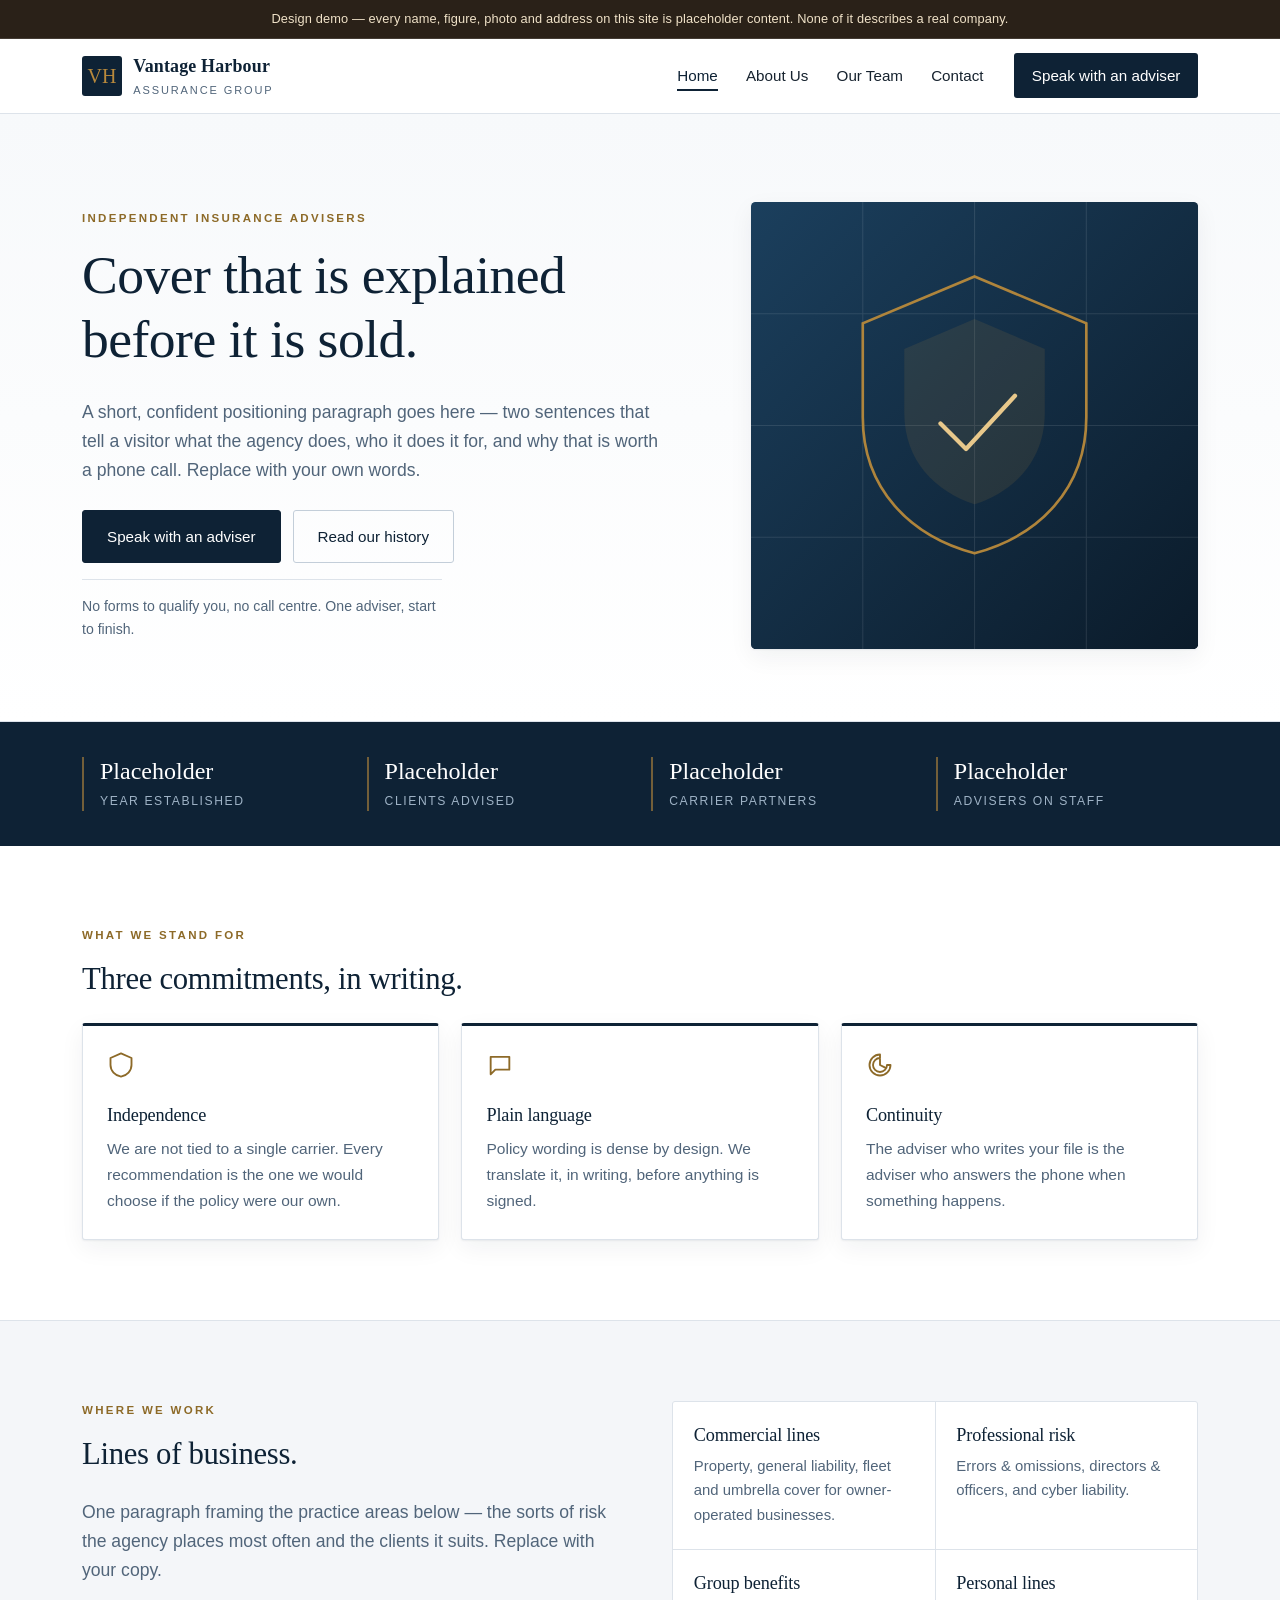
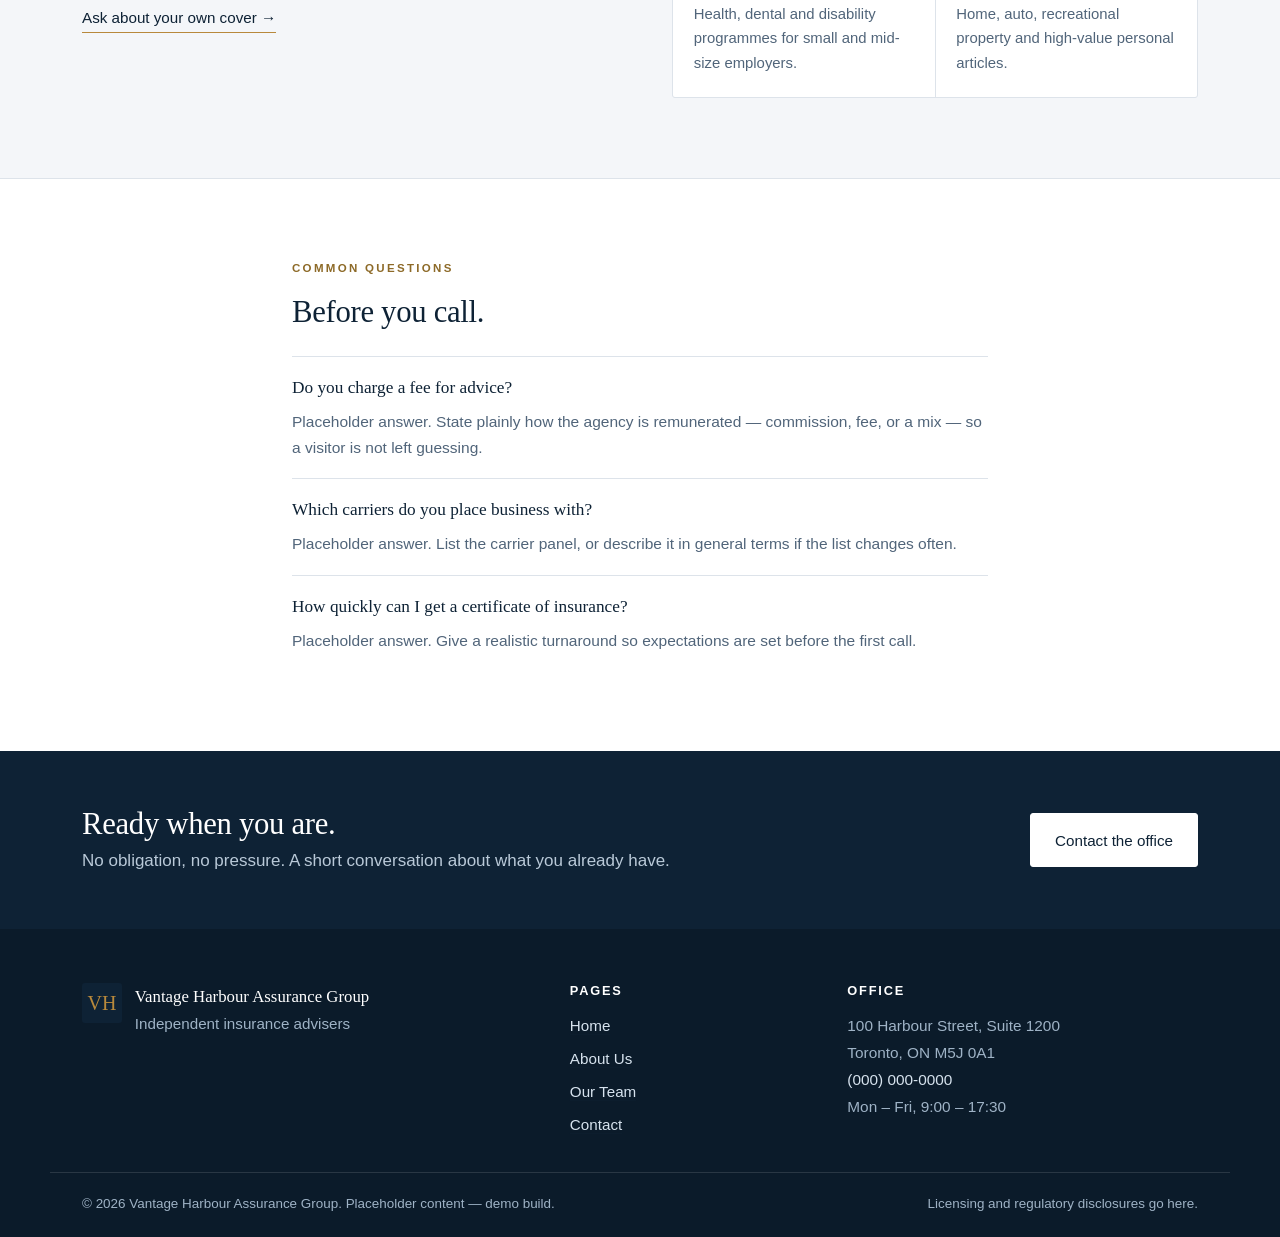
<file: index.html>
<!doctype html>
<html lang="en">
<head>
<meta charset="utf-8">
<meta name="viewport" content="width=device-width, initial-scale=1">
<title>Independent Insurance Advisers | Vantage Harbour Assurance Group</title>
<meta name="description" content="Placeholder meta description for the home page — one sentence naming the agency, its location and the cover it places.">
<link rel="canonical" href="https://anirudhatalmale6-alt.github.io/corporate-insurance-demo/">
<meta name="robots" content="noindex, nofollow">
<meta property="og:type" content="website">
<meta property="og:site_name" content="Vantage Harbour Assurance Group">
<meta property="og:title" content="Independent Insurance Advisers | Vantage Harbour Assurance Group">
<meta property="og:description" content="Placeholder meta description for the home page — one sentence naming the agency, its location and the cover it places.">
<meta property="og:url" content="https://anirudhatalmale6-alt.github.io/corporate-insurance-demo/">
<meta name="twitter:card" content="summary_large_image">
<meta name="theme-color" content="#0e2235">
<link rel="icon" href="assets/img/favicon.svg" type="image/svg+xml">
<link rel="stylesheet" href="assets/css/site.css">
</head>
<body>
<a class="skip" href="#main">Skip to main content</a>
<p class="demo-banner" role="note">Design demo — every name, figure, photo and address on this site is placeholder content. None of it describes a real company.</p>
<header class="site-head">
  <div class="wrap head-inner">
    <a class="brand" href="index.html">
      <span class="brand-mark" aria-hidden="true">VH</span>
      <span class="brand-text">
        <strong>Vantage Harbour</strong>
        <span>Assurance Group</span>
      </span>
    </a>
    <button class="nav-toggle" type="button" aria-expanded="false" aria-controls="primary-nav">
      <span class="nav-toggle-bars" aria-hidden="true"></span>
      <span class="sr-only">Menu</span>
    </button>
    <nav id="primary-nav" class="primary-nav" aria-label="Primary">
      <ul><li><a href="index.html" aria-current="page">Home</a></li><li><a href="about.html">About Us</a></li><li><a href="team.html">Our Team</a></li><li><a href="contact.html">Contact</a></li></ul>
      <a class="nav-cta" href="contact.html">Speak with an adviser</a>
    </nav>
  </div>
</header>
<main id="main">

<section class="hero">
  <div class="wrap hero-grid">
    <div class="hero-copy">
      <p class="eyebrow">Independent insurance advisers</p>
      <h1>Cover that is explained<br>before it is sold.</h1>
      <p class="lede">A short, confident positioning paragraph goes here — two sentences
      that tell a visitor what the agency does, who it does it for, and why that is
      worth a phone call. Replace with your own words.</p>
      <div class="hero-actions">
        <a class="btn" href="contact.html">Speak with an adviser</a>
        <a class="btn btn-ghost" href="about.html">Read our history</a>
      </div>
      <p class="hero-note">No forms to qualify you, no call centre. One adviser, start to finish.</p>
    </div>
    <div class="hero-art" aria-hidden="true">
      <svg viewBox="0 0 420 420" xmlns="http://www.w3.org/2000/svg">
        <defs>
          <linearGradient id="hg" x1="0" y1="0" x2="1" y2="1">
            <stop offset="0" stop-color="#1b3f5d"/><stop offset="1" stop-color="#0b1b2a"/>
          </linearGradient>
        </defs>
        <rect width="420" height="420" rx="4" fill="url(#hg)"/>
        <g stroke="rgba(255,255,255,.10)" stroke-width="1">
          <path d="M0 105h420M0 210h420M0 315h420M105 0v420M210 0v420M315 0v420"/>
        </g>
        <path d="M210 70l105 44v88c0 68-45 112-105 128-60-16-105-60-105-128v-88l105-44z"
              fill="none" stroke="#b8893c" stroke-width="2.5" stroke-opacity=".95"/>
        <path d="M210 110l66 28v60c0 45-29 74-66 86-37-12-66-41-66-86v-60l66-28z"
              fill="rgba(184,137,60,.12)"/>
        <path d="M178 208l24 24 46-50" fill="none" stroke="#e8c88b" stroke-width="4"
              stroke-linecap="round" stroke-linejoin="round"/>
      </svg>
    </div>
  </div>
</section>

<section class="band">
  <div class="wrap stat-row"><div class="stat"><span class="stat-num">Placeholder</span><span class="stat-lab">Year established</span></div><div class="stat"><span class="stat-num">Placeholder</span><span class="stat-lab">Clients advised</span></div><div class="stat"><span class="stat-num">Placeholder</span><span class="stat-lab">Carrier partners</span></div><div class="stat"><span class="stat-num">Placeholder</span><span class="stat-lab">Advisers on staff</span></div></div>
</section>

<section class="section">
  <div class="wrap">
    <p class="eyebrow">What we stand for</p>
    <h2 class="section-title">Three commitments, in writing.</h2>
    <div class="value-grid"><article class="value-card">
      <svg class="ico" viewBox="0 0 24 24" aria-hidden="true"><path d="M12 2 3 6v6c0 5 3.8 8.9 9 10 5.2-1.1 9-5 9-10V6l-9-4z"/></svg>
      <h3>Independence</h3><p>We are not tied to a single carrier. Every recommendation is the one we would choose if the policy were our own.</p>
    </article><article class="value-card">
      <svg class="ico" viewBox="0 0 24 24" aria-hidden="true"><path d="M4 5h16v11H8l-4 4V5z"/></svg>
      <h3>Plain language</h3><p>Policy wording is dense by design. We translate it, in writing, before anything is signed.</p>
    </article><article class="value-card">
      <svg class="ico" viewBox="0 0 24 24" aria-hidden="true"><path d="M12 3a9 9 0 1 0 9 9h-3a6 6 0 1 1-6-6V3z M12 7v5l4 2"/></svg>
      <h3>Continuity</h3><p>The adviser who writes your file is the adviser who answers the phone when something happens.</p>
    </article></div>
  </div>
</section>

<section class="section section-alt">
  <div class="wrap split">
    <div>
      <p class="eyebrow">Where we work</p>
      <h2 class="section-title">Lines of business.</h2>
      <p class="lede">One paragraph framing the practice areas below — the sorts of
      risk the agency places most often and the clients it suits. Replace with your copy.</p>
      <a class="link-arrow" href="contact.html">Ask about your own cover</a>
    </div>
    <div class="practice-grid"><article class="practice"><h3>Commercial lines</h3><p>Property, general liability, fleet and umbrella cover for owner-operated businesses.</p></article><article class="practice"><h3>Professional risk</h3><p>Errors &amp; omissions, directors &amp; officers, and cyber liability.</p></article><article class="practice"><h3>Group benefits</h3><p>Health, dental and disability programmes for small and mid-size employers.</p></article><article class="practice"><h3>Personal lines</h3><p>Home, auto, recreational property and high-value personal articles.</p></article></div>
  </div>
</section>

<section class="section">
  <div class="wrap narrow">
    <p class="eyebrow">Common questions</p>
    <h2 class="section-title">Before you call.</h2>
    <dl class="faq">
      <dt>Do you charge a fee for advice?</dt><dd>Placeholder answer. State plainly how the agency is remunerated — commission, fee, or a mix — so a visitor is not left guessing.</dd><dt>Which carriers do you place business with?</dt><dd>Placeholder answer. List the carrier panel, or describe it in general terms if the list changes often.</dd><dt>How quickly can I get a certificate of insurance?</dt><dd>Placeholder answer. Give a realistic turnaround so expectations are set before the first call.</dd>
    </dl>
  </div>
</section>

<section class="cta">
  <div class="wrap cta-inner">
    <div>
      <h2>Ready when you are.</h2>
      <p>No obligation, no pressure. A short conversation about what you already have.</p>
    </div>
    <a class="btn btn-light" href="contact.html">Contact the office</a>
  </div>
</section>
</main>
<footer class="site-foot">
  <div class="wrap foot-grid">
    <div class="foot-brand">
      <span class="brand-mark" aria-hidden="true">VH</span>
      <p><strong>Vantage Harbour Assurance Group</strong><br>Independent insurance advisers</p>
    </div>
    <div>
      <h2>Pages</h2>
      <ul class="plain"><li><a href="index.html">Home</a></li><li><a href="about.html">About Us</a></li><li><a href="team.html">Our Team</a></li><li><a href="contact.html">Contact</a></li></ul>
    </div>
    <div>
      <h2>Office</h2>
      <address>
        100 Harbour Street, Suite 1200<br>Toronto, ON M5J 0A1<br>
        <a href="tel:0000000000">(000) 000-0000</a><br>
        Mon – Fri, 9:00 – 17:30
      </address>
    </div>
  </div>
  <div class="wrap foot-base">
    <p>&copy; 2026 Vantage Harbour Assurance Group. Placeholder content — demo build.</p>
    <p>Licensing and regulatory disclosures go here.</p>
  </div>
</footer>
<script src="assets/js/site.js" defer></script>
</body>
</html>
</file>
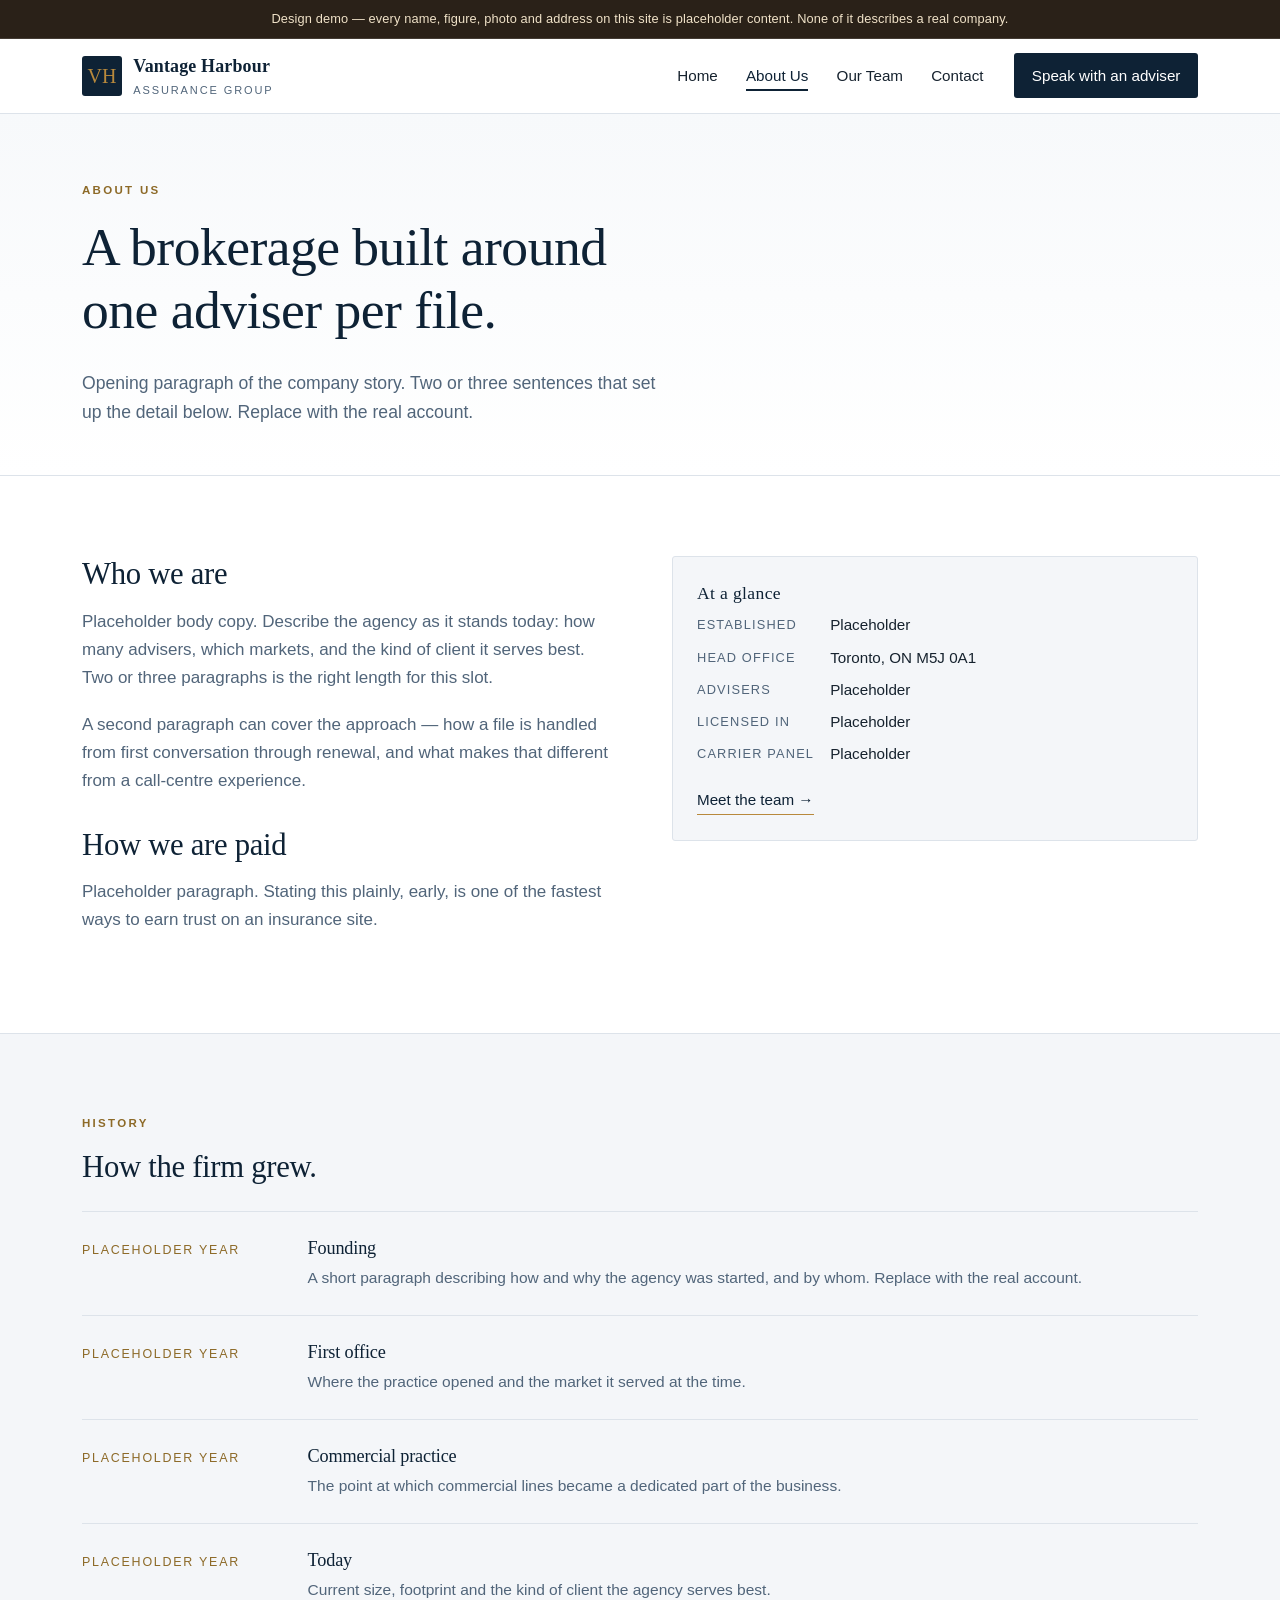
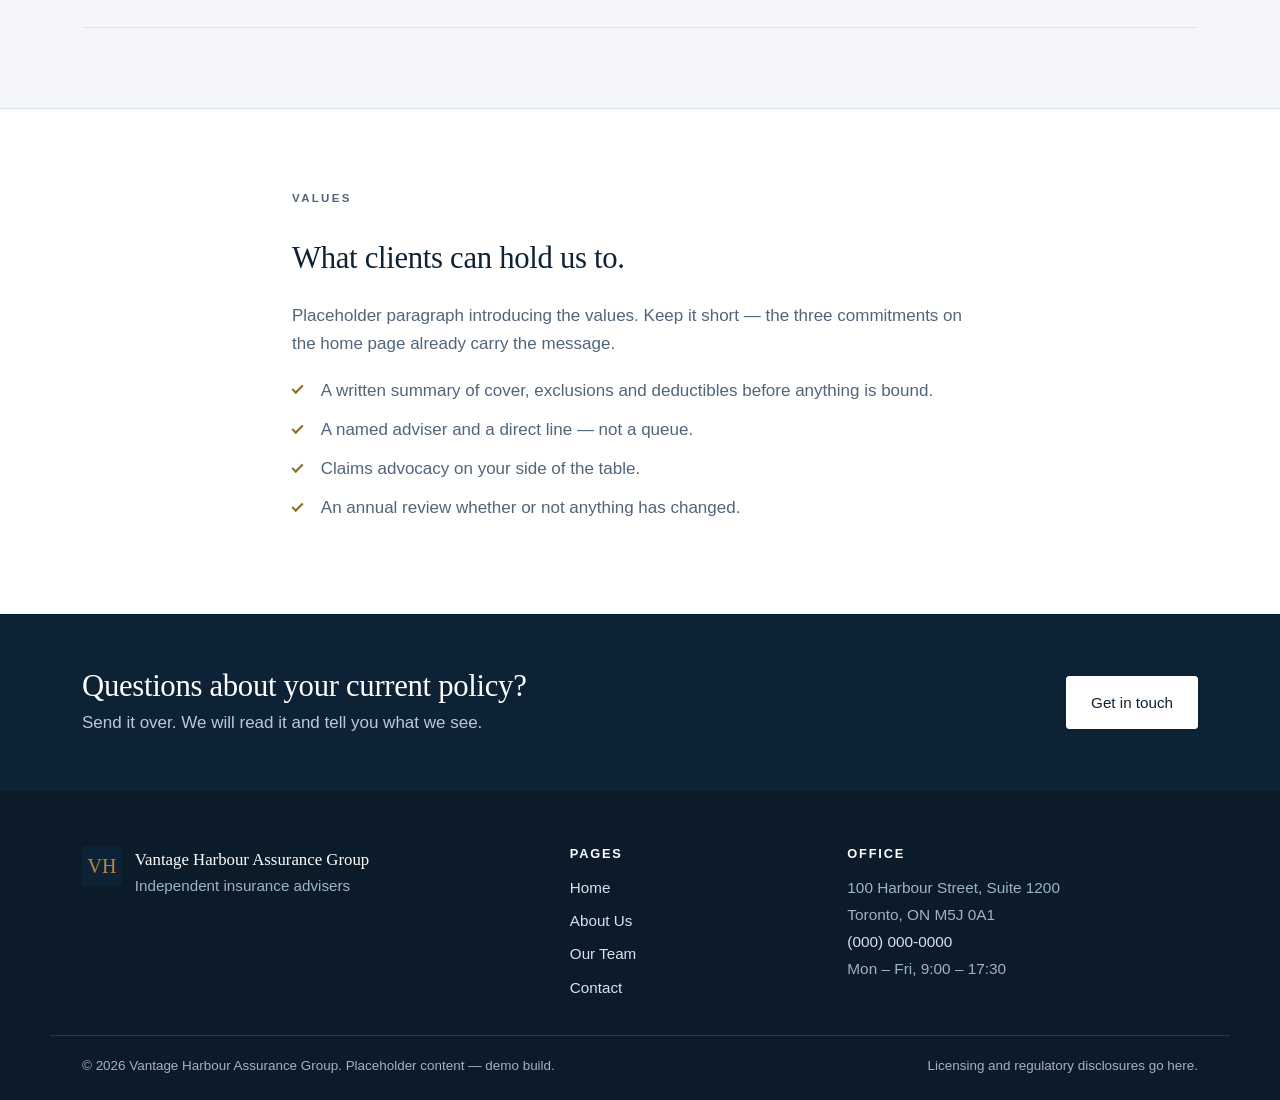
<file: about.html>
<!doctype html>
<html lang="en">
<head>
<meta charset="utf-8">
<meta name="viewport" content="width=device-width, initial-scale=1">
<title>About Us | Vantage Harbour Assurance Group</title>
<meta name="description" content="Placeholder meta description for the About page — the agency&#x27;s history, size and approach in one sentence.">
<link rel="canonical" href="https://anirudhatalmale6-alt.github.io/corporate-insurance-demo/about.html">
<meta name="robots" content="noindex, nofollow">
<meta property="og:type" content="website">
<meta property="og:site_name" content="Vantage Harbour Assurance Group">
<meta property="og:title" content="About Us | Vantage Harbour Assurance Group">
<meta property="og:description" content="Placeholder meta description for the About page — the agency&#x27;s history, size and approach in one sentence.">
<meta property="og:url" content="https://anirudhatalmale6-alt.github.io/corporate-insurance-demo/about.html">
<meta name="twitter:card" content="summary_large_image">
<meta name="theme-color" content="#0e2235">
<link rel="icon" href="assets/img/favicon.svg" type="image/svg+xml">
<link rel="stylesheet" href="assets/css/site.css">
</head>
<body>
<a class="skip" href="#main">Skip to main content</a>
<p class="demo-banner" role="note">Design demo — every name, figure, photo and address on this site is placeholder content. None of it describes a real company.</p>
<header class="site-head">
  <div class="wrap head-inner">
    <a class="brand" href="index.html">
      <span class="brand-mark" aria-hidden="true">VH</span>
      <span class="brand-text">
        <strong>Vantage Harbour</strong>
        <span>Assurance Group</span>
      </span>
    </a>
    <button class="nav-toggle" type="button" aria-expanded="false" aria-controls="primary-nav">
      <span class="nav-toggle-bars" aria-hidden="true"></span>
      <span class="sr-only">Menu</span>
    </button>
    <nav id="primary-nav" class="primary-nav" aria-label="Primary">
      <ul><li><a href="index.html">Home</a></li><li><a href="about.html" aria-current="page">About Us</a></li><li><a href="team.html">Our Team</a></li><li><a href="contact.html">Contact</a></li></ul>
      <a class="nav-cta" href="contact.html">Speak with an adviser</a>
    </nav>
  </div>
</header>
<main id="main">

<section class="page-head">
  <div class="wrap">
    <p class="eyebrow">About us</p>
    <h1>A brokerage built around<br>one adviser per file.</h1>
    <p class="lede">Opening paragraph of the company story. Two or three sentences
    that set up the detail below. Replace with the real account.</p>
  </div>
</section>

<section class="section">
  <div class="wrap split">
    <div class="prose">
      <h2>Who we are</h2>
      <p>Placeholder body copy. Describe the agency as it stands today: how many
      advisers, which markets, and the kind of client it serves best. Two or three
      paragraphs is the right length for this slot.</p>
      <p>A second paragraph can cover the approach — how a file is handled from
      first conversation through renewal, and what makes that different from a
      call-centre experience.</p>
      <h2>How we are paid</h2>
      <p>Placeholder paragraph. Stating this plainly, early, is one of the fastest
      ways to earn trust on an insurance site.</p>
    </div>
    <aside class="card-aside">
      <h2>At a glance</h2>
      <dl class="facts">
        <dt>Established</dt><dd>Placeholder</dd>
        <dt>Head office</dt><dd>Toronto, ON M5J 0A1</dd>
        <dt>Advisers</dt><dd>Placeholder</dd>
        <dt>Licensed in</dt><dd>Placeholder</dd>
        <dt>Carrier panel</dt><dd>Placeholder</dd>
      </dl>
      <a class="link-arrow" href="team.html">Meet the team</a>
    </aside>
  </div>
</section>

<section class="section section-alt">
  <div class="wrap">
    <p class="eyebrow">History</p>
    <h2 class="section-title">How the firm grew.</h2>
    <ol class="timeline"><li>
      <span class="t-year">Placeholder year</span>
      <div><h3>Founding</h3><p>A short paragraph describing how and why the agency was started, and by whom. Replace with the real account.</p></div>
    </li><li>
      <span class="t-year">Placeholder year</span>
      <div><h3>First office</h3><p>Where the practice opened and the market it served at the time.</p></div>
    </li><li>
      <span class="t-year">Placeholder year</span>
      <div><h3>Commercial practice</h3><p>The point at which commercial lines became a dedicated part of the business.</p></div>
    </li><li>
      <span class="t-year">Placeholder year</span>
      <div><h3>Today</h3><p>Current size, footprint and the kind of client the agency serves best.</p></div>
    </li></ol>
  </div>
</section>

<section class="section">
  <div class="wrap narrow prose">
    <p class="eyebrow">Values</p>
    <h2 class="section-title">What clients can hold us to.</h2>
    <p>Placeholder paragraph introducing the values. Keep it short — the three
    commitments on the home page already carry the message.</p>
    <ul class="ticks">
      <li>A written summary of cover, exclusions and deductibles before anything is bound.</li>
      <li>A named adviser and a direct line — not a queue.</li>
      <li>Claims advocacy on your side of the table.</li>
      <li>An annual review whether or not anything has changed.</li>
    </ul>
  </div>
</section>

<section class="cta">
  <div class="wrap cta-inner">
    <div><h2>Questions about your current policy?</h2>
    <p>Send it over. We will read it and tell you what we see.</p></div>
    <a class="btn btn-light" href="contact.html">Get in touch</a>
  </div>
</section>
</main>
<footer class="site-foot">
  <div class="wrap foot-grid">
    <div class="foot-brand">
      <span class="brand-mark" aria-hidden="true">VH</span>
      <p><strong>Vantage Harbour Assurance Group</strong><br>Independent insurance advisers</p>
    </div>
    <div>
      <h2>Pages</h2>
      <ul class="plain"><li><a href="index.html">Home</a></li><li><a href="about.html">About Us</a></li><li><a href="team.html">Our Team</a></li><li><a href="contact.html">Contact</a></li></ul>
    </div>
    <div>
      <h2>Office</h2>
      <address>
        100 Harbour Street, Suite 1200<br>Toronto, ON M5J 0A1<br>
        <a href="tel:0000000000">(000) 000-0000</a><br>
        Mon – Fri, 9:00 – 17:30
      </address>
    </div>
  </div>
  <div class="wrap foot-base">
    <p>&copy; 2026 Vantage Harbour Assurance Group. Placeholder content — demo build.</p>
    <p>Licensing and regulatory disclosures go here.</p>
  </div>
</footer>
<script src="assets/js/site.js" defer></script>
</body>
</html>
</file>
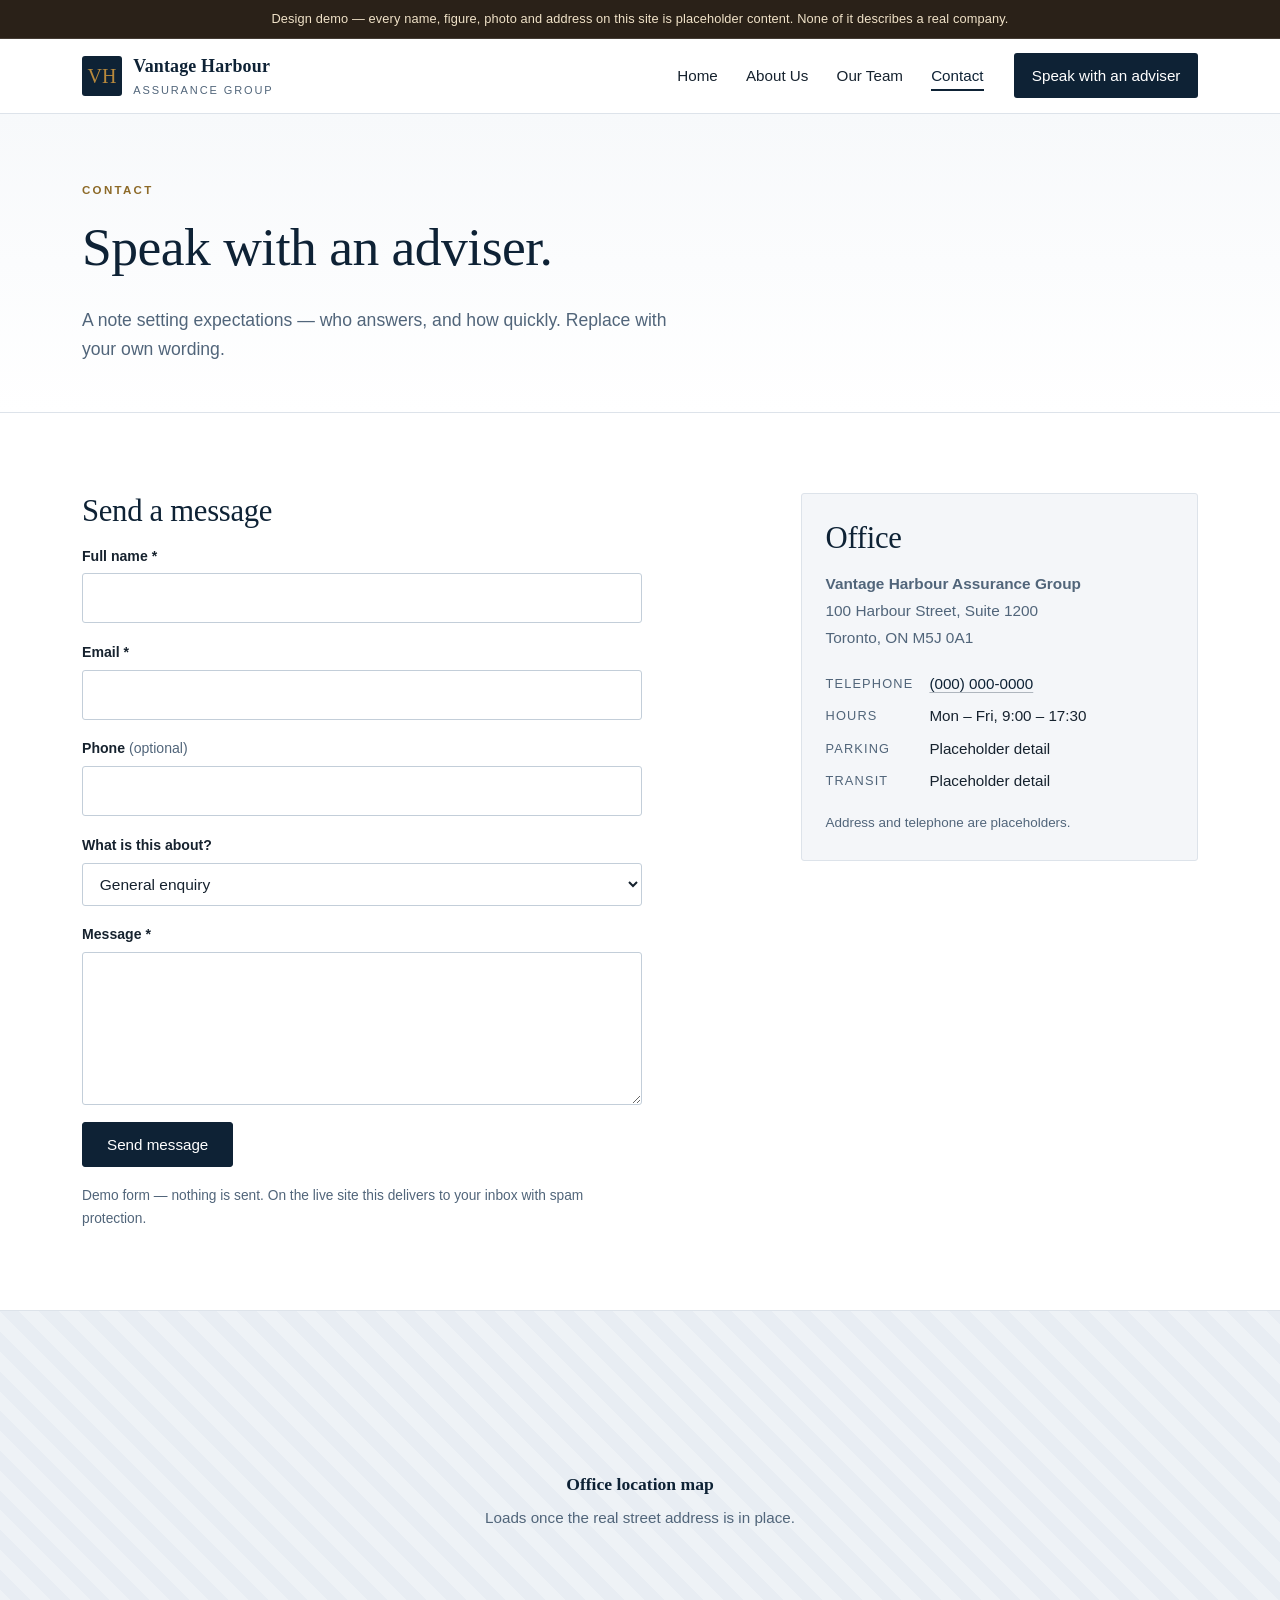
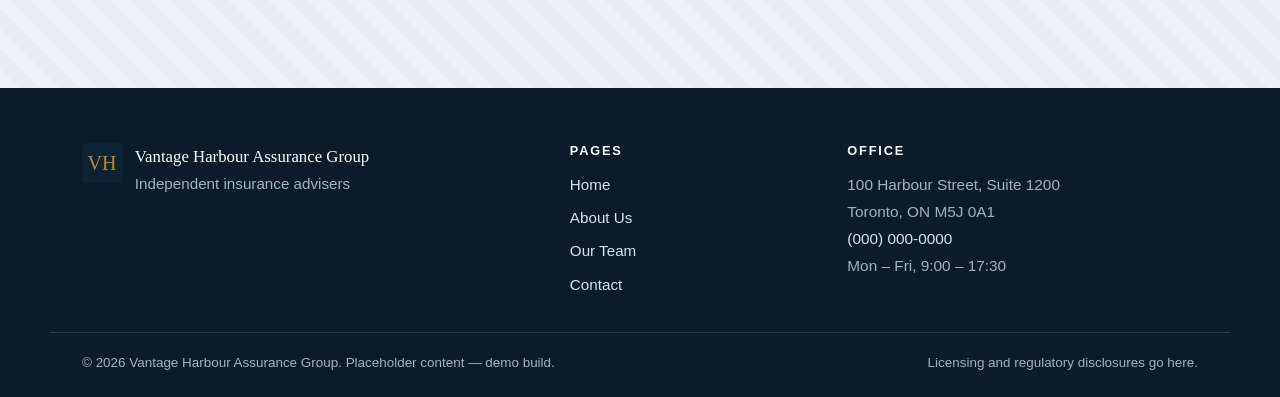
<file: contact.html>
<!doctype html>
<html lang="en">
<head>
<meta charset="utf-8">
<meta name="viewport" content="width=device-width, initial-scale=1">
<title>Contact | Vantage Harbour Assurance Group</title>
<meta name="description" content="Placeholder meta description for the Contact page — address, telephone, hours and a short message form.">
<link rel="canonical" href="https://anirudhatalmale6-alt.github.io/corporate-insurance-demo/contact.html">
<meta name="robots" content="noindex, nofollow">
<meta property="og:type" content="website">
<meta property="og:site_name" content="Vantage Harbour Assurance Group">
<meta property="og:title" content="Contact | Vantage Harbour Assurance Group">
<meta property="og:description" content="Placeholder meta description for the Contact page — address, telephone, hours and a short message form.">
<meta property="og:url" content="https://anirudhatalmale6-alt.github.io/corporate-insurance-demo/contact.html">
<meta name="twitter:card" content="summary_large_image">
<meta name="theme-color" content="#0e2235">
<link rel="icon" href="assets/img/favicon.svg" type="image/svg+xml">
<link rel="stylesheet" href="assets/css/site.css">
</head>
<body>
<a class="skip" href="#main">Skip to main content</a>
<p class="demo-banner" role="note">Design demo — every name, figure, photo and address on this site is placeholder content. None of it describes a real company.</p>
<header class="site-head">
  <div class="wrap head-inner">
    <a class="brand" href="index.html">
      <span class="brand-mark" aria-hidden="true">VH</span>
      <span class="brand-text">
        <strong>Vantage Harbour</strong>
        <span>Assurance Group</span>
      </span>
    </a>
    <button class="nav-toggle" type="button" aria-expanded="false" aria-controls="primary-nav">
      <span class="nav-toggle-bars" aria-hidden="true"></span>
      <span class="sr-only">Menu</span>
    </button>
    <nav id="primary-nav" class="primary-nav" aria-label="Primary">
      <ul><li><a href="index.html">Home</a></li><li><a href="about.html">About Us</a></li><li><a href="team.html">Our Team</a></li><li><a href="contact.html" aria-current="page">Contact</a></li></ul>
      <a class="nav-cta" href="contact.html">Speak with an adviser</a>
    </nav>
  </div>
</header>
<main id="main">

<section class="page-head">
  <div class="wrap">
    <p class="eyebrow">Contact</p>
    <h1>Speak with an adviser.</h1>
    <p class="lede">A note setting expectations — who answers, and how quickly.
    Replace with your own wording.</p>
  </div>
</section>

<section class="section">
  <div class="wrap contact-grid">
    <div>
      <h2>Send a message</h2>
      <form class="form" novalidate>
        <div class="field">
          <label for="f-name">Full name <span aria-hidden="true">*</span></label>
          <input id="f-name" name="name" type="text" autocomplete="name" required
                 aria-describedby="e-name">
          <p class="err" id="e-name" hidden>Please tell us your name.</p>
        </div>
        <div class="field">
          <label for="f-email">Email <span aria-hidden="true">*</span></label>
          <input id="f-email" name="email" type="email" autocomplete="email" required
                 aria-describedby="e-email">
          <p class="err" id="e-email" hidden>Please enter a valid email address.</p>
        </div>
        <div class="field">
          <label for="f-phone">Phone <span class="opt">(optional)</span></label>
          <input id="f-phone" name="phone" type="tel" autocomplete="tel">
        </div>
        <div class="field">
          <label for="f-topic">What is this about?</label>
          <select id="f-topic" name="topic">
            <option>General enquiry</option>
            <option>Commercial lines</option>
            <option>Professional risk</option>
            <option>Group benefits</option>
            <option>Personal lines</option>
            <option>Existing policy / claim</option>
          </select>
        </div>
        <div class="field">
          <label for="f-msg">Message <span aria-hidden="true">*</span></label>
          <textarea id="f-msg" name="message" rows="5" required aria-describedby="e-msg"></textarea>
          <p class="err" id="e-msg" hidden>Please add a short message.</p>
        </div>
        <button class="btn" type="submit">Send message</button>
        <p class="form-note" role="status" id="form-status">Demo form — nothing is sent.
        On the live site this delivers to your inbox with spam protection.</p>
      </form>
    </div>
    <aside class="contact-aside">
      <h2>Office</h2>
      <address>
        <strong>Vantage Harbour Assurance Group</strong><br>
        100 Harbour Street, Suite 1200<br>Toronto, ON M5J 0A1
      </address>
      <dl class="facts">
        <dt>Telephone</dt><dd><a href="tel:0000000000">(000) 000-0000</a></dd>
        <dt>Hours</dt><dd>Mon – Fri, 9:00 – 17:30</dd>
        <dt>Parking</dt><dd>Placeholder detail</dd>
        <dt>Transit</dt><dd>Placeholder detail</dd>
      </dl>
      <p class="muted">Address and telephone are placeholders.</p>
    </aside>
  </div>
</section>

<section class="map-section" aria-label="Office location map">
  <div class="map-fallback" aria-hidden="true">
    <strong>Office location map</strong>
    <span>Loads once the real street address is in place.</span>
  </div>
  <iframe class="map" src="https://www.google.com/maps?q=100+Harbour+Street+Toronto+ON&amp;output=embed" title="Map showing the office location"
          loading="lazy" referrerpolicy="no-referrer-when-downgrade"></iframe>
</section>
</main>
<footer class="site-foot">
  <div class="wrap foot-grid">
    <div class="foot-brand">
      <span class="brand-mark" aria-hidden="true">VH</span>
      <p><strong>Vantage Harbour Assurance Group</strong><br>Independent insurance advisers</p>
    </div>
    <div>
      <h2>Pages</h2>
      <ul class="plain"><li><a href="index.html">Home</a></li><li><a href="about.html">About Us</a></li><li><a href="team.html">Our Team</a></li><li><a href="contact.html">Contact</a></li></ul>
    </div>
    <div>
      <h2>Office</h2>
      <address>
        100 Harbour Street, Suite 1200<br>Toronto, ON M5J 0A1<br>
        <a href="tel:0000000000">(000) 000-0000</a><br>
        Mon – Fri, 9:00 – 17:30
      </address>
    </div>
  </div>
  <div class="wrap foot-base">
    <p>&copy; 2026 Vantage Harbour Assurance Group. Placeholder content — demo build.</p>
    <p>Licensing and regulatory disclosures go here.</p>
  </div>
</footer>
<script src="assets/js/site.js" defer></script>
</body>
</html>
</file>
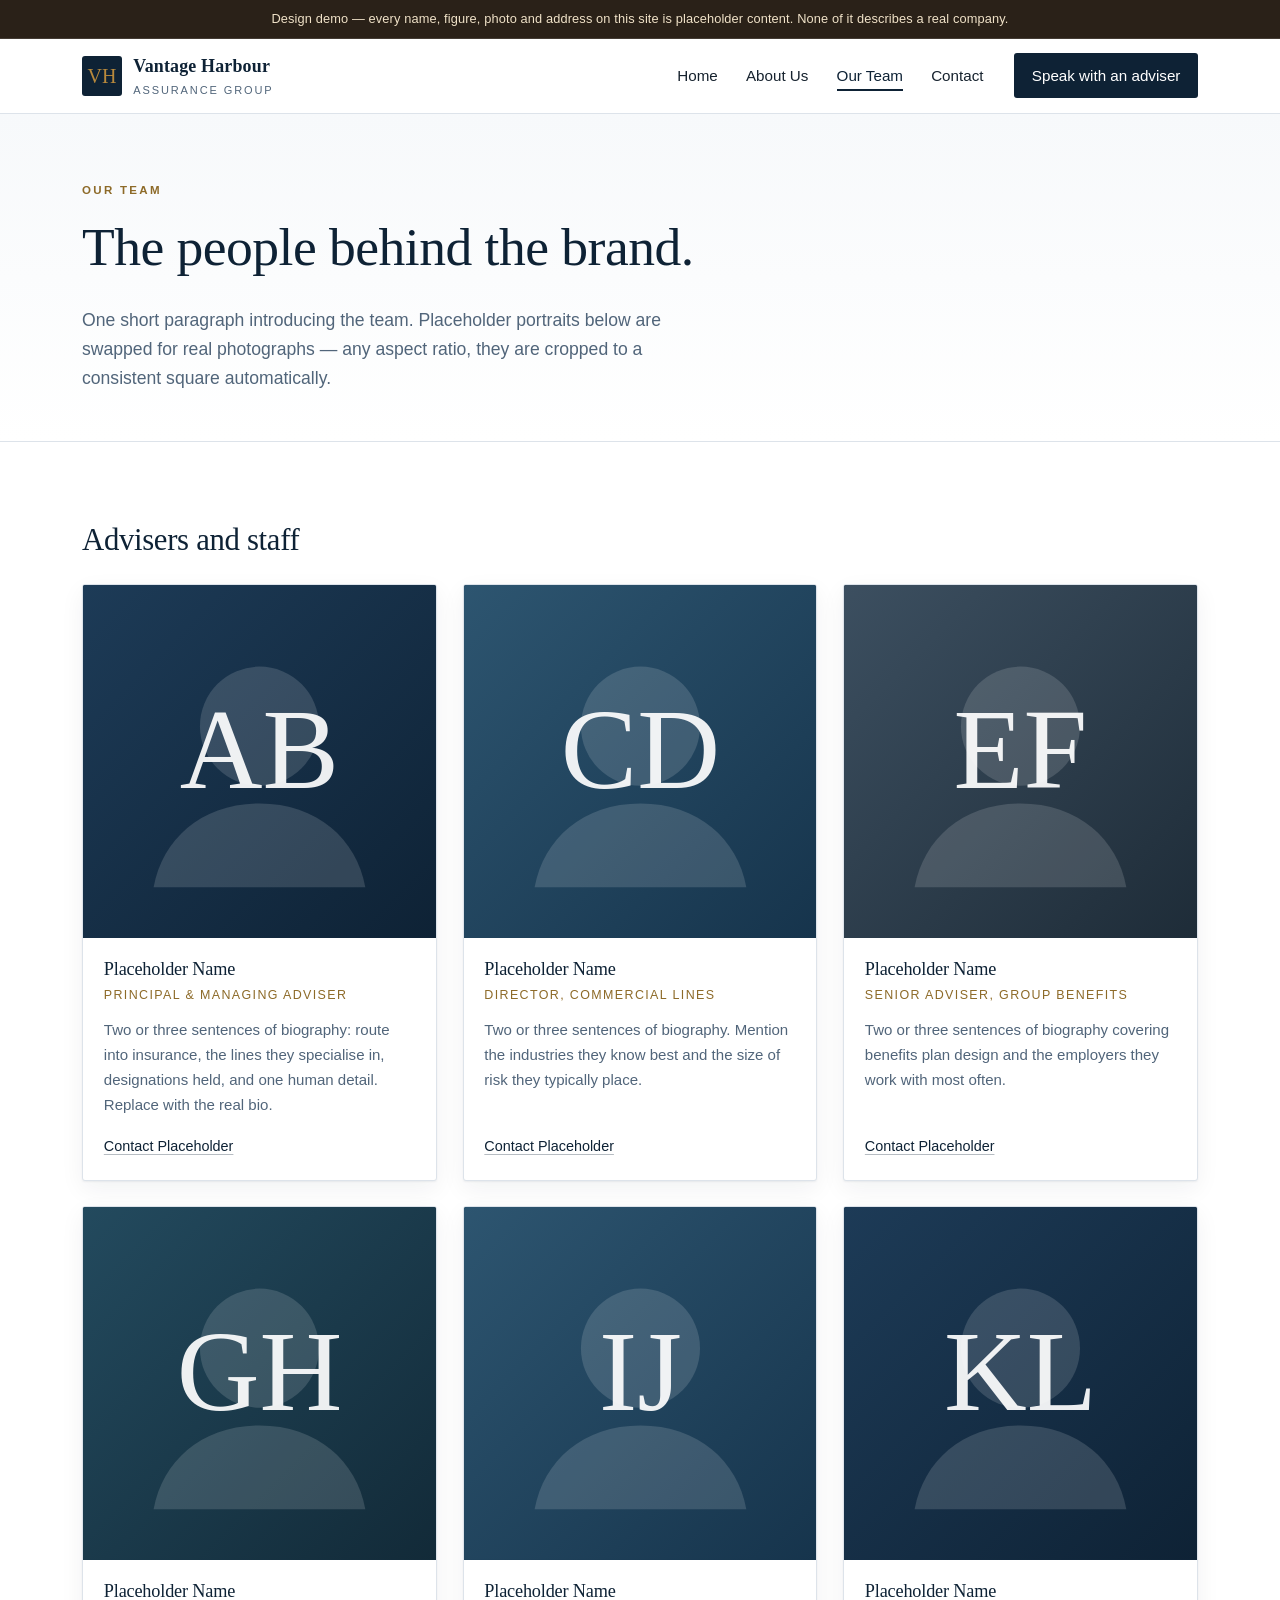
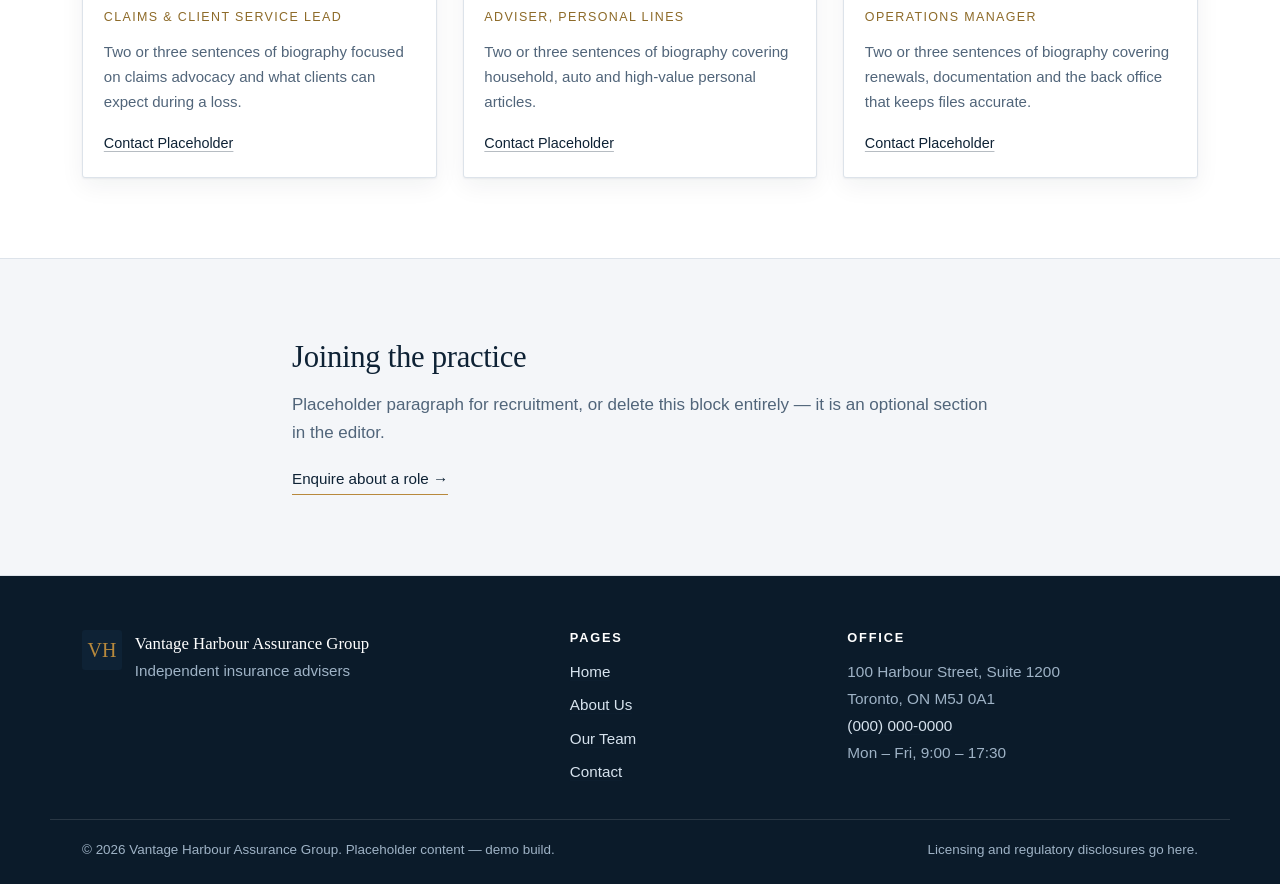
<file: team.html>
<!doctype html>
<html lang="en">
<head>
<meta charset="utf-8">
<meta name="viewport" content="width=device-width, initial-scale=1">
<title>Our Team | Vantage Harbour Assurance Group</title>
<meta name="description" content="Placeholder meta description for the Team page — advisers, roles and specialisms.">
<link rel="canonical" href="https://anirudhatalmale6-alt.github.io/corporate-insurance-demo/team.html">
<meta name="robots" content="noindex, nofollow">
<meta property="og:type" content="website">
<meta property="og:site_name" content="Vantage Harbour Assurance Group">
<meta property="og:title" content="Our Team | Vantage Harbour Assurance Group">
<meta property="og:description" content="Placeholder meta description for the Team page — advisers, roles and specialisms.">
<meta property="og:url" content="https://anirudhatalmale6-alt.github.io/corporate-insurance-demo/team.html">
<meta name="twitter:card" content="summary_large_image">
<meta name="theme-color" content="#0e2235">
<link rel="icon" href="assets/img/favicon.svg" type="image/svg+xml">
<link rel="stylesheet" href="assets/css/site.css">
</head>
<body>
<a class="skip" href="#main">Skip to main content</a>
<p class="demo-banner" role="note">Design demo — every name, figure, photo and address on this site is placeholder content. None of it describes a real company.</p>
<header class="site-head">
  <div class="wrap head-inner">
    <a class="brand" href="index.html">
      <span class="brand-mark" aria-hidden="true">VH</span>
      <span class="brand-text">
        <strong>Vantage Harbour</strong>
        <span>Assurance Group</span>
      </span>
    </a>
    <button class="nav-toggle" type="button" aria-expanded="false" aria-controls="primary-nav">
      <span class="nav-toggle-bars" aria-hidden="true"></span>
      <span class="sr-only">Menu</span>
    </button>
    <nav id="primary-nav" class="primary-nav" aria-label="Primary">
      <ul><li><a href="index.html">Home</a></li><li><a href="about.html">About Us</a></li><li><a href="team.html" aria-current="page">Our Team</a></li><li><a href="contact.html">Contact</a></li></ul>
      <a class="nav-cta" href="contact.html">Speak with an adviser</a>
    </nav>
  </div>
</header>
<main id="main">

<section class="page-head">
  <div class="wrap">
    <p class="eyebrow">Our team</p>
    <h1>The people behind the brand.</h1>
    <p class="lede">One short paragraph introducing the team. Placeholder portraits
    below are swapped for real photographs — any aspect ratio, they are cropped to
    a consistent square automatically.</p>
  </div>
</section>

<section class="section">
  <div class="wrap">
    <h2 class="section-title">Advisers and staff</h2>
    <div class="team-grid"><article class="person">
      <div class="person-photo"><svg class="avatar" viewBox="0 0 160 160" role="img" aria-label="Placeholder portrait" xmlns="http://www.w3.org/2000/svg"><defs><linearGradient id="gaba" x1="0" y1="0" x2="1" y2="1"><stop offset="0" stop-color="#1d3b57"/><stop offset="1" stop-color="#0e2235"/></linearGradient></defs><rect width="160" height="160" fill="url(#gaba)"/><circle cx="80" cy="64" r="27" fill="rgba(255,255,255,.14)"/><path d="M80 99c-26 0-44 16-48 38h96c-4-22-22-38-48-38z" fill="rgba(255,255,255,.14)"/><text x="80" y="92" text-anchor="middle" font-family="Georgia,serif" font-size="52" fill="#ffffff" fill-opacity=".92">AB</text></svg></div>
      <h3>Placeholder Name</h3>
      <p class="role">Principal &amp; Managing Adviser</p>
      <p class="bio">Two or three sentences of biography: route into insurance, the lines they specialise in, designations held, and one human detail. Replace with the real bio.</p>
      <p class="person-contact"><a href="contact.html">Contact Placeholder</a></p>
    </article><article class="person">
      <div class="person-photo"><svg class="avatar" viewBox="0 0 160 160" role="img" aria-label="Placeholder portrait" xmlns="http://www.w3.org/2000/svg"><defs><linearGradient id="gcdb" x1="0" y1="0" x2="1" y2="1"><stop offset="0" stop-color="#2d5570"/><stop offset="1" stop-color="#16344c"/></linearGradient></defs><rect width="160" height="160" fill="url(#gcdb)"/><circle cx="80" cy="64" r="27" fill="rgba(255,255,255,.14)"/><path d="M80 99c-26 0-44 16-48 38h96c-4-22-22-38-48-38z" fill="rgba(255,255,255,.14)"/><text x="80" y="92" text-anchor="middle" font-family="Georgia,serif" font-size="52" fill="#ffffff" fill-opacity=".92">CD</text></svg></div>
      <h3>Placeholder Name</h3>
      <p class="role">Director, Commercial Lines</p>
      <p class="bio">Two or three sentences of biography. Mention the industries they know best and the size of risk they typically place.</p>
      <p class="person-contact"><a href="contact.html">Contact Placeholder</a></p>
    </article><article class="person">
      <div class="person-photo"><svg class="avatar" viewBox="0 0 160 160" role="img" aria-label="Placeholder portrait" xmlns="http://www.w3.org/2000/svg"><defs><linearGradient id="gefc" x1="0" y1="0" x2="1" y2="1"><stop offset="0" stop-color="#3c4f60"/><stop offset="1" stop-color="#1e2c38"/></linearGradient></defs><rect width="160" height="160" fill="url(#gefc)"/><circle cx="80" cy="64" r="27" fill="rgba(255,255,255,.14)"/><path d="M80 99c-26 0-44 16-48 38h96c-4-22-22-38-48-38z" fill="rgba(255,255,255,.14)"/><text x="80" y="92" text-anchor="middle" font-family="Georgia,serif" font-size="52" fill="#ffffff" fill-opacity=".92">EF</text></svg></div>
      <h3>Placeholder Name</h3>
      <p class="role">Senior Adviser, Group Benefits</p>
      <p class="bio">Two or three sentences of biography covering benefits plan design and the employers they work with most often.</p>
      <p class="person-contact"><a href="contact.html">Contact Placeholder</a></p>
    </article><article class="person">
      <div class="person-photo"><svg class="avatar" viewBox="0 0 160 160" role="img" aria-label="Placeholder portrait" xmlns="http://www.w3.org/2000/svg"><defs><linearGradient id="gghd" x1="0" y1="0" x2="1" y2="1"><stop offset="0" stop-color="#234a5e"/><stop offset="1" stop-color="#122a38"/></linearGradient></defs><rect width="160" height="160" fill="url(#gghd)"/><circle cx="80" cy="64" r="27" fill="rgba(255,255,255,.14)"/><path d="M80 99c-26 0-44 16-48 38h96c-4-22-22-38-48-38z" fill="rgba(255,255,255,.14)"/><text x="80" y="92" text-anchor="middle" font-family="Georgia,serif" font-size="52" fill="#ffffff" fill-opacity=".92">GH</text></svg></div>
      <h3>Placeholder Name</h3>
      <p class="role">Claims &amp; Client Service Lead</p>
      <p class="bio">Two or three sentences of biography focused on claims advocacy and what clients can expect during a loss.</p>
      <p class="person-contact"><a href="contact.html">Contact Placeholder</a></p>
    </article><article class="person">
      <div class="person-photo"><svg class="avatar" viewBox="0 0 160 160" role="img" aria-label="Placeholder portrait" xmlns="http://www.w3.org/2000/svg"><defs><linearGradient id="gijb" x1="0" y1="0" x2="1" y2="1"><stop offset="0" stop-color="#2d5570"/><stop offset="1" stop-color="#16344c"/></linearGradient></defs><rect width="160" height="160" fill="url(#gijb)"/><circle cx="80" cy="64" r="27" fill="rgba(255,255,255,.14)"/><path d="M80 99c-26 0-44 16-48 38h96c-4-22-22-38-48-38z" fill="rgba(255,255,255,.14)"/><text x="80" y="92" text-anchor="middle" font-family="Georgia,serif" font-size="52" fill="#ffffff" fill-opacity=".92">IJ</text></svg></div>
      <h3>Placeholder Name</h3>
      <p class="role">Adviser, Personal Lines</p>
      <p class="bio">Two or three sentences of biography covering household, auto and high-value personal articles.</p>
      <p class="person-contact"><a href="contact.html">Contact Placeholder</a></p>
    </article><article class="person">
      <div class="person-photo"><svg class="avatar" viewBox="0 0 160 160" role="img" aria-label="Placeholder portrait" xmlns="http://www.w3.org/2000/svg"><defs><linearGradient id="gkla" x1="0" y1="0" x2="1" y2="1"><stop offset="0" stop-color="#1d3b57"/><stop offset="1" stop-color="#0e2235"/></linearGradient></defs><rect width="160" height="160" fill="url(#gkla)"/><circle cx="80" cy="64" r="27" fill="rgba(255,255,255,.14)"/><path d="M80 99c-26 0-44 16-48 38h96c-4-22-22-38-48-38z" fill="rgba(255,255,255,.14)"/><text x="80" y="92" text-anchor="middle" font-family="Georgia,serif" font-size="52" fill="#ffffff" fill-opacity=".92">KL</text></svg></div>
      <h3>Placeholder Name</h3>
      <p class="role">Operations Manager</p>
      <p class="bio">Two or three sentences of biography covering renewals, documentation and the back office that keeps files accurate.</p>
      <p class="person-contact"><a href="contact.html">Contact Placeholder</a></p>
    </article></div>
  </div>
</section>

<section class="section section-alt">
  <div class="wrap narrow prose">
    <h2>Joining the practice</h2>
    <p>Placeholder paragraph for recruitment, or delete this block entirely — it is
    an optional section in the editor.</p>
    <a class="link-arrow" href="contact.html">Enquire about a role</a>
  </div>
</section>
</main>
<footer class="site-foot">
  <div class="wrap foot-grid">
    <div class="foot-brand">
      <span class="brand-mark" aria-hidden="true">VH</span>
      <p><strong>Vantage Harbour Assurance Group</strong><br>Independent insurance advisers</p>
    </div>
    <div>
      <h2>Pages</h2>
      <ul class="plain"><li><a href="index.html">Home</a></li><li><a href="about.html">About Us</a></li><li><a href="team.html">Our Team</a></li><li><a href="contact.html">Contact</a></li></ul>
    </div>
    <div>
      <h2>Office</h2>
      <address>
        100 Harbour Street, Suite 1200<br>Toronto, ON M5J 0A1<br>
        <a href="tel:0000000000">(000) 000-0000</a><br>
        Mon – Fri, 9:00 – 17:30
      </address>
    </div>
  </div>
  <div class="wrap foot-base">
    <p>&copy; 2026 Vantage Harbour Assurance Group. Placeholder content — demo build.</p>
    <p>Licensing and regulatory disclosures go here.</p>
  </div>
</footer>
<script src="assets/js/site.js" defer></script>
</body>
</html>
</file>
<file: assets/css/site.css>
/* Vantage Harbour Assurance — demo stylesheet
   No web fonts, no frameworks: everything below is one 9 KB request. */

:root{
  --navy:#0e2235;
  --navy-2:#16314a;
  --ink:#16222e;
  --slate:#51657a;
  --line:#dde3ea;
  --paper:#ffffff;
  --paper-2:#f4f6f9;
  --brass:#8d6a28;
  --brass-lt:#b8893c;
  --focus:#1f6feb;
  --wrap:1180px;
  --serif:Georgia,"Iowan Old Style","Times New Roman",Times,serif;
  --sans:-apple-system,BlinkMacSystemFont,"Segoe UI",Roboto,"Helvetica Neue",Arial,sans-serif;
  --r:3px;
  --shadow:0 1px 2px rgba(14,34,53,.06),0 8px 24px rgba(14,34,53,.06);
}

*,*::before,*::after{box-sizing:border-box}
html{-webkit-text-size-adjust:100%;scroll-behavior:smooth}
body{
  margin:0;background:var(--paper);color:var(--ink);
  font:400 17px/1.65 var(--sans);
  -webkit-font-smoothing:antialiased;
}
img,svg,iframe{max-width:100%}
h1,h2,h3{font-family:var(--serif);font-weight:400;color:var(--navy);margin:0 0 .5em;
  letter-spacing:-.01em;line-height:1.18}
h1{font-size:clamp(2rem,4.4vw,3.35rem)}
h2{font-size:clamp(1.45rem,2.4vw,2.05rem)}
h3{font-size:1.14rem;line-height:1.35}
p{margin:0 0 1.1em}
a{color:var(--navy);text-decoration-color:rgba(14,34,53,.3);text-underline-offset:3px}
a:hover{text-decoration-color:var(--brass)}
:focus-visible{outline:3px solid var(--focus);outline-offset:2px;border-radius:2px}
.sr-only{position:absolute;width:1px;height:1px;overflow:hidden;clip:rect(0 0 0 0);white-space:nowrap}
.skip{position:absolute;left:-9999px;top:0;z-index:50;background:var(--navy);color:#fff;
  padding:.7rem 1.1rem;text-decoration:none}
.skip:focus{left:.5rem;top:.5rem}

.wrap{width:100%;max-width:var(--wrap);margin:0 auto;padding:0 clamp(1.1rem,4vw,2rem)}
.narrow{max-width:760px}

.demo-banner{
  margin:0;background:#2a2118;color:#f0e2c8;font-size:.8rem;line-height:1.45;
  text-align:center;padding:.6rem 1rem;letter-spacing:.01em;
  border-bottom:1px solid rgba(255,255,255,.12)
}

/* ---------- header ---------- */
.site-head{position:sticky;top:0;z-index:40;background:#fff;
  border-bottom:1px solid var(--line)}
.head-inner{display:flex;align-items:center;gap:1rem;min-height:74px}
.brand{display:flex;align-items:center;gap:.7rem;text-decoration:none;margin-right:auto}
.brand-mark{display:grid;place-items:center;width:40px;height:40px;flex:0 0 40px;
  background:var(--navy);color:var(--brass-lt);font:400 20px/1 var(--serif);border-radius:var(--r)}
.brand-text strong{display:block;font-family:var(--serif);font-size:1.12rem;color:var(--navy);
  letter-spacing:.01em}
.brand-text span{display:block;font-size:.69rem;letter-spacing:.17em;text-transform:uppercase;
  color:var(--slate)}
.primary-nav{display:flex;align-items:center;gap:clamp(1rem,2.4vw,2rem)}
.primary-nav ul{display:flex;gap:clamp(1rem,2.2vw,1.9rem);list-style:none;margin:0;padding:0}
.primary-nav a{font-size:.95rem;text-decoration:none;color:var(--ink);padding:.35rem 0;
  border-bottom:2px solid transparent}
.primary-nav a:hover{border-bottom-color:var(--brass-lt)}
.primary-nav a[aria-current=page]{color:var(--navy);border-bottom-color:var(--navy)}
.nav-cta{background:var(--navy);color:#fff!important;padding:.62rem 1.1rem!important;
  border-radius:var(--r);font-size:.9rem;text-decoration:none;white-space:nowrap;
  border-bottom:0!important}
.nav-cta:hover{background:var(--navy-2)}
.nav-toggle{display:none;width:44px;height:44px;background:none;border:1px solid var(--line);
  border-radius:var(--r);cursor:pointer}
.nav-toggle-bars,.nav-toggle-bars::before,.nav-toggle-bars::after{
  display:block;width:19px;height:1.5px;background:var(--navy);margin:0 auto;position:relative}
.nav-toggle-bars::before,.nav-toggle-bars::after{content:"";position:absolute;left:0}
.nav-toggle-bars::before{top:-6px}
.nav-toggle-bars::after{top:6px}

/* ---------- hero ---------- */
.hero{background:linear-gradient(180deg,#f7f9fb,#fff);border-bottom:1px solid var(--line);
  padding:clamp(3rem,7vw,5.5rem) 0 clamp(2.6rem,6vw,4.5rem)}
.hero-grid{display:grid;grid-template-columns:1.15fr .85fr;gap:clamp(2rem,5vw,4rem);align-items:center}
.eyebrow{font-size:.72rem;letter-spacing:.2em;text-transform:uppercase;color:var(--brass);
  margin:0 0 1rem;font-weight:600}
.lede{font-size:1.1rem;color:var(--slate);max-width:60ch}
.hero-actions{display:flex;flex-wrap:wrap;gap:.75rem;margin:1.6rem 0 1rem}
.hero-note{font-size:.88rem;color:var(--slate);margin:0;padding-top:.9rem;
  border-top:1px solid var(--line);max-width:46ch}
.hero-art svg{display:block;width:100%;height:auto;border-radius:var(--r);box-shadow:var(--shadow)}

.btn{display:inline-block;background:var(--navy);color:#fff;text-decoration:none;
  padding:.82rem 1.5rem;border-radius:var(--r);font-size:.95rem;border:1px solid var(--navy);
  cursor:pointer;font-family:var(--sans)}
.btn:hover{background:var(--navy-2);border-color:var(--navy-2)}
.btn-ghost{background:none;color:var(--navy);border-color:#c3ced9}
.btn-ghost:hover{background:#eef2f6;color:var(--navy)}
.btn-light{background:#fff;color:var(--navy);border-color:#fff}
.btn-light:hover{background:#f0e9dc;color:var(--navy)}
.link-arrow{display:inline-block;font-size:.95rem;color:var(--navy);text-decoration:none;
  border-bottom:1px solid var(--brass-lt);padding-bottom:2px}
.link-arrow::after{content:" \2192"}

/* ---------- bands & sections ---------- */
.band{background:var(--navy);color:#e8eef4;padding:clamp(1.6rem,3.5vw,2.2rem) 0}
.stat-row{display:grid;grid-template-columns:repeat(4,1fr);gap:1.4rem}
.stat{border-left:2px solid rgba(184,137,60,.6);padding-left:1rem}
.stat-num{display:block;font-family:var(--serif);font-size:1.5rem;color:#fff;line-height:1.2}
.stat-lab{display:block;font-size:.76rem;letter-spacing:.13em;text-transform:uppercase;
  color:#9fb3c6;margin-top:.3rem}

.section{padding:clamp(3rem,6.5vw,5rem) 0}
.section-alt{background:var(--paper-2);border-top:1px solid var(--line);border-bottom:1px solid var(--line)}
.section-title{margin-bottom:1.6rem}
.split{display:grid;grid-template-columns:1fr 1fr;gap:clamp(2rem,5vw,4rem);align-items:start}

.value-grid{display:grid;grid-template-columns:repeat(3,1fr);gap:1.4rem}
.value-card{background:#fff;border:1px solid var(--line);border-top:3px solid var(--navy);
  border-radius:var(--r);padding:1.6rem 1.5rem;box-shadow:var(--shadow)}
.value-card p{margin:0;color:var(--slate);font-size:.97rem}
.ico{width:28px;height:28px;fill:none;stroke:var(--brass);stroke-width:1.6;
  stroke-linecap:round;stroke-linejoin:round;margin-bottom:.9rem}

.practice-grid{display:grid;grid-template-columns:1fr 1fr;gap:1px;background:var(--line);
  border:1px solid var(--line);border-radius:var(--r);overflow:hidden}
.practice{background:#fff;padding:1.35rem 1.3rem}
.practice h3{margin-bottom:.35rem}
.practice p{margin:0;font-size:.93rem;color:var(--slate)}

.faq{margin:0}
.faq dt{font-family:var(--serif);font-size:1.08rem;color:var(--navy);
  padding-top:1.1rem;border-top:1px solid var(--line)}
.faq dd{margin:.4rem 0 1.1rem;color:var(--slate);font-size:.97rem}

.cta{background:var(--navy);color:#fff;padding:clamp(2.4rem,5vw,3.4rem) 0}
.cta h2{color:#fff;margin-bottom:.3rem}
.cta p{color:#b9c9d8;margin:0}
.cta-inner{display:flex;align-items:center;justify-content:space-between;gap:2rem;flex-wrap:wrap}

/* ---------- page head ---------- */
.page-head{background:linear-gradient(180deg,#f7f9fb,#fff);border-bottom:1px solid var(--line);
  padding:clamp(2.6rem,6vw,4.2rem) 0 clamp(2rem,4vw,3rem)}
.page-head .lede{margin-bottom:0}

.prose h2{margin-top:2rem}
.prose h2:first-child{margin-top:0}
.prose p{color:var(--slate)}
.card-aside{background:var(--paper-2);border:1px solid var(--line);border-radius:var(--r);
  padding:1.6rem 1.5rem}
.card-aside h2{font-size:1.1rem;letter-spacing:.02em}
.facts{margin:0 0 1.2rem;display:grid;grid-template-columns:auto 1fr;gap:.45rem 1rem;font-size:.95rem}
.facts dt{color:var(--slate);font-size:.8rem;letter-spacing:.09em;text-transform:uppercase;
  align-self:center}
.facts dd{margin:0;color:var(--ink)}

.timeline{list-style:none;margin:0;padding:0;display:grid;gap:0}
.timeline li{display:grid;grid-template-columns:200px 1fr;gap:1.6rem;padding:1.5rem 0;
  border-top:1px solid var(--line)}
.timeline li:last-child{border-bottom:1px solid var(--line)}
.t-year{font-size:.78rem;letter-spacing:.14em;text-transform:uppercase;color:var(--brass);
  padding-top:.25rem}
.timeline h3{margin-bottom:.3rem}
.timeline p{margin:0;color:var(--slate);font-size:.97rem}

.ticks{list-style:none;margin:0;padding:0}
.ticks li{position:relative;padding-left:1.8rem;margin-bottom:.7rem;color:var(--slate)}
.ticks li::before{content:"";position:absolute;left:0;top:.52em;width:11px;height:6px;
  border-left:2px solid var(--brass);border-bottom:2px solid var(--brass);
  transform:rotate(-45deg)}

/* ---------- team ---------- */
.team-grid{display:grid;grid-template-columns:repeat(3,1fr);gap:1.6rem}
.person{background:#fff;border:1px solid var(--line);border-radius:var(--r);overflow:hidden;
  box-shadow:var(--shadow);display:flex;flex-direction:column}
.person-photo{aspect-ratio:1/1;background:var(--navy-2);overflow:hidden}
.avatar{display:block;width:100%;height:100%;object-fit:cover}
.person h3{margin:1.2rem 1.3rem .2rem}
.role{margin:0 1.3rem .8rem;font-size:.78rem;letter-spacing:.11em;text-transform:uppercase;
  color:var(--brass)}
.bio{margin:0 1.3rem 1.1rem;font-size:.94rem;color:var(--slate)}
.person-contact{margin:auto 1.3rem 1.3rem;font-size:.9rem}

/* ---------- contact ---------- */
.contact-grid{display:grid;grid-template-columns:1.25fr .75fr;gap:clamp(2rem,5vw,3.5rem);
  align-items:start}
.form{display:grid;gap:1.1rem;max-width:560px}
.field{display:grid;gap:.35rem}
label{font-size:.88rem;color:var(--ink);font-weight:600}
label .opt{font-weight:400;color:var(--slate)}
input,select,textarea{font:inherit;font-size:.97rem;color:var(--ink);background:#fff;
  border:1px solid #c3ced9;border-radius:var(--r);padding:.7rem .8rem;width:100%}
textarea{resize:vertical}
input:focus,select:focus,textarea:focus{border-color:var(--navy)}
input[aria-invalid=true],textarea[aria-invalid=true]{border-color:#a8321f}
.err{margin:0;font-size:.85rem;color:#a8321f}
.form-note{margin:0;font-size:.86rem;color:var(--slate)}
.form .btn{justify-self:start}
.contact-aside{background:var(--paper-2);border:1px solid var(--line);border-radius:var(--r);
  padding:1.6rem 1.5rem}
.contact-aside address,.site-foot address{font-style:normal;color:var(--slate);
  font-size:.96rem;line-height:1.75}
.contact-aside address{margin-bottom:1.2rem}
.muted{font-size:.84rem;color:var(--slate);margin:0}
.map-section{border-top:1px solid var(--line);position:relative;
  height:clamp(300px,42vh,440px);background:var(--paper-2)}
.map-fallback{position:absolute;inset:0;display:grid;place-content:center;gap:.4rem;
  text-align:center;padding:1.5rem;color:var(--slate);font-size:.95rem;
  background:repeating-linear-gradient(45deg,#eef2f6 0 14px,#e8edf3 14px 28px)}
.map-fallback strong{display:block;color:var(--navy);font-family:var(--serif);font-size:1.1rem}
.map{position:relative;display:block;width:100%;height:100%;border:0;filter:grayscale(18%)}

/* ---------- footer ---------- */
.site-foot{background:#0b1b2a;color:#9fb3c6;padding:clamp(2.4rem,5vw,3.4rem) 0 1.4rem;
  font-size:.95rem}
.site-foot h2{color:#fff;font-size:.8rem;letter-spacing:.14em;text-transform:uppercase;
  font-family:var(--sans);font-weight:600;margin-bottom:.9rem}
.site-foot a{color:#d7e3ee}
.site-foot address{color:#9fb3c6}
.foot-grid{display:grid;grid-template-columns:1.3fr .7fr 1fr;gap:2rem}
.foot-brand{display:flex;gap:.8rem;align-items:flex-start}
.foot-brand p{color:#9fb3c6;margin:0}
.foot-brand strong{color:#fff;font-family:var(--serif);font-weight:400;font-size:1.05rem}
.plain{list-style:none;margin:0;padding:0;display:grid;gap:.5rem}
.foot-base{display:flex;justify-content:space-between;gap:1rem;flex-wrap:wrap;
  margin-top:2.2rem;padding-top:1.2rem;border-top:1px solid rgba(255,255,255,.12);
  font-size:.84rem}
.foot-base p{margin:0}

/* ---------- responsive ---------- */
@media (max-width:980px){
  .hero-grid,.split,.contact-grid{grid-template-columns:1fr}
  .hero-art{max-width:420px;margin-top:.5rem}
  .stat-row{grid-template-columns:1fr 1fr;gap:1.2rem}
  .value-grid,.team-grid{grid-template-columns:1fr 1fr}
  .foot-grid{grid-template-columns:1fr 1fr}
  .timeline li{grid-template-columns:140px 1fr;gap:1rem}
}
@media (max-width:760px){
  .nav-toggle{display:block}
  .primary-nav{display:none;position:absolute;left:0;right:0;top:100%;flex-direction:column;
    align-items:stretch;gap:0;background:#fff;border-bottom:1px solid var(--line);
    box-shadow:var(--shadow);padding:.5rem clamp(1.1rem,4vw,2rem) 1.2rem}
  .primary-nav.open{display:flex}
  .primary-nav ul{flex-direction:column;gap:0}
  .primary-nav li{border-bottom:1px solid var(--line)}
  .primary-nav ul a{display:block;padding:.95rem 0;border-bottom:0}
  .nav-cta{margin-top:1rem;text-align:center}
  .head-inner{position:relative}
}
@media (max-width:620px){
  body{font-size:16px}
  .value-grid,.team-grid,.practice-grid,.foot-grid{grid-template-columns:1fr}
  .stat-row{grid-template-columns:1fr 1fr}
  .timeline li{grid-template-columns:1fr;gap:.35rem}
  .hero-actions .btn{flex:1 1 100%;text-align:center}
  .foot-brand{grid-column:1/-1}
}
@media (prefers-reduced-motion:reduce){
  html{scroll-behavior:auto}
  *{transition:none!important;animation:none!important}
}
</file>
